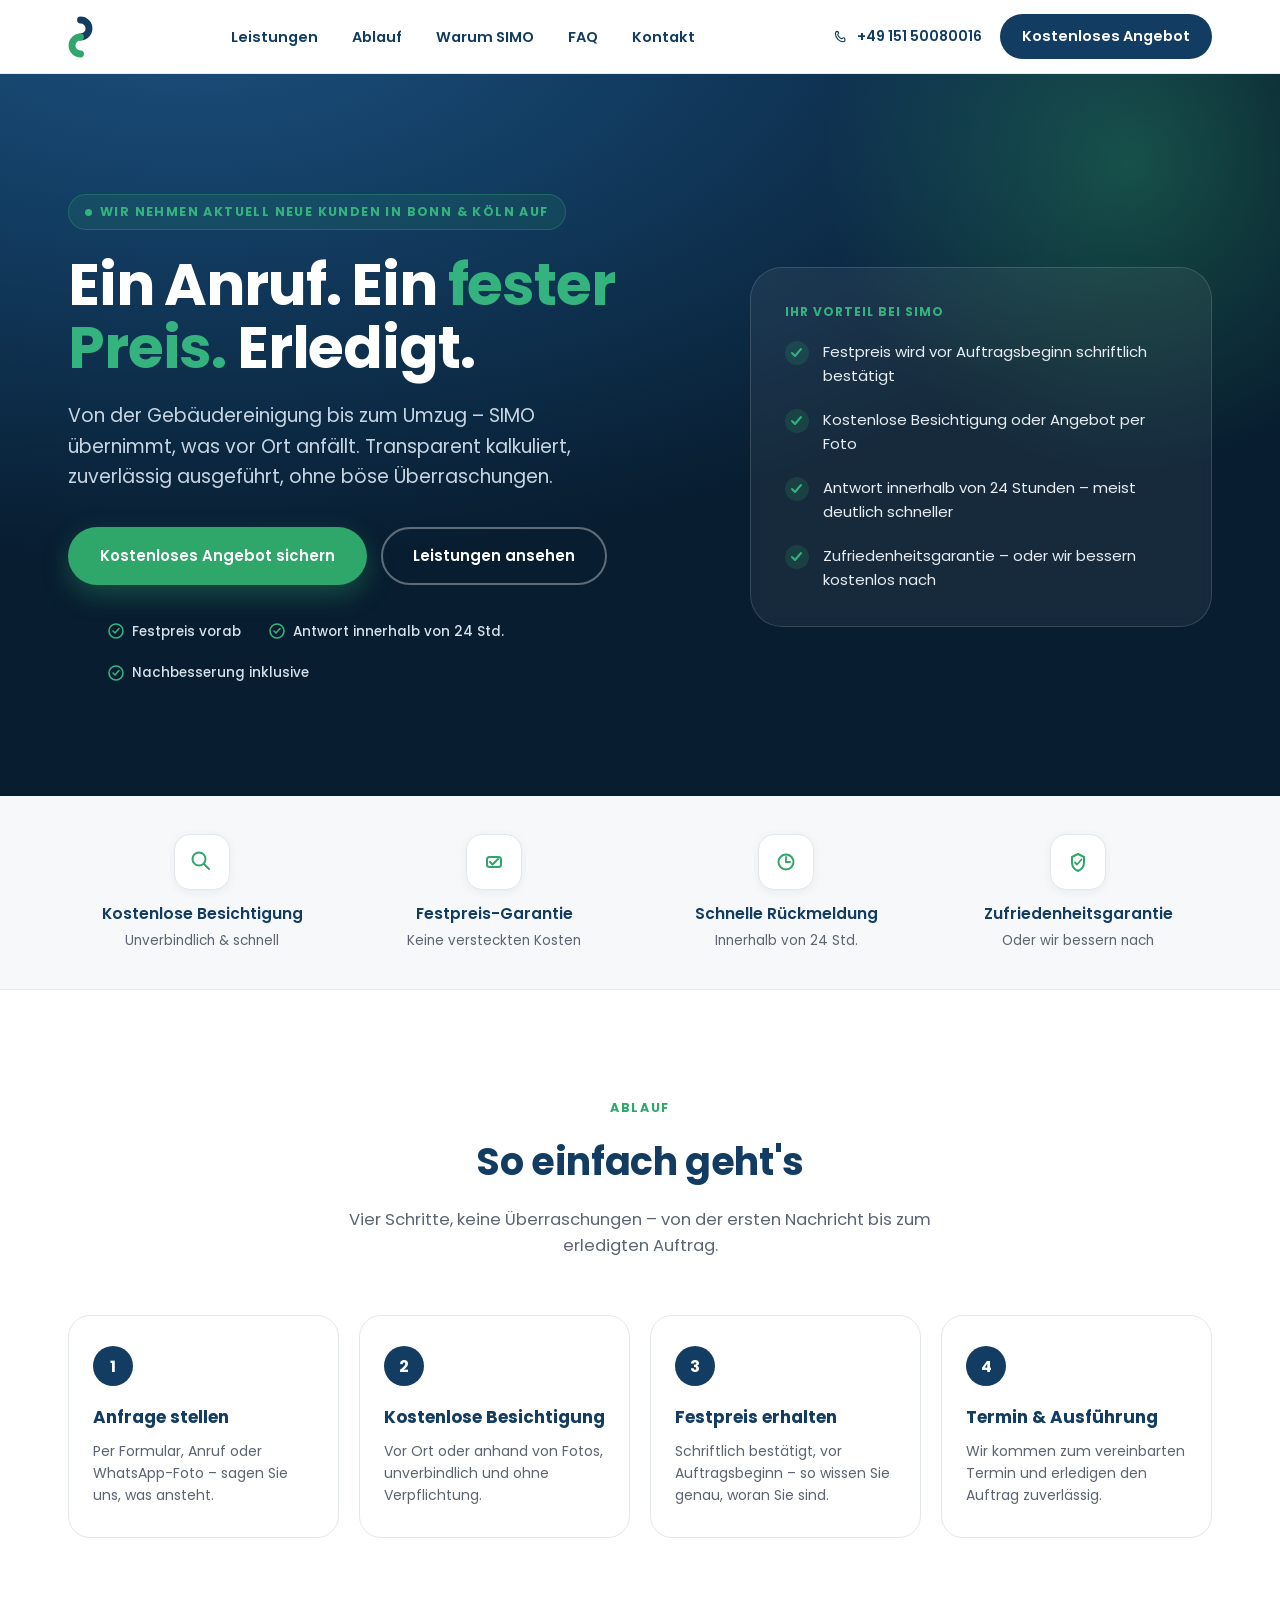
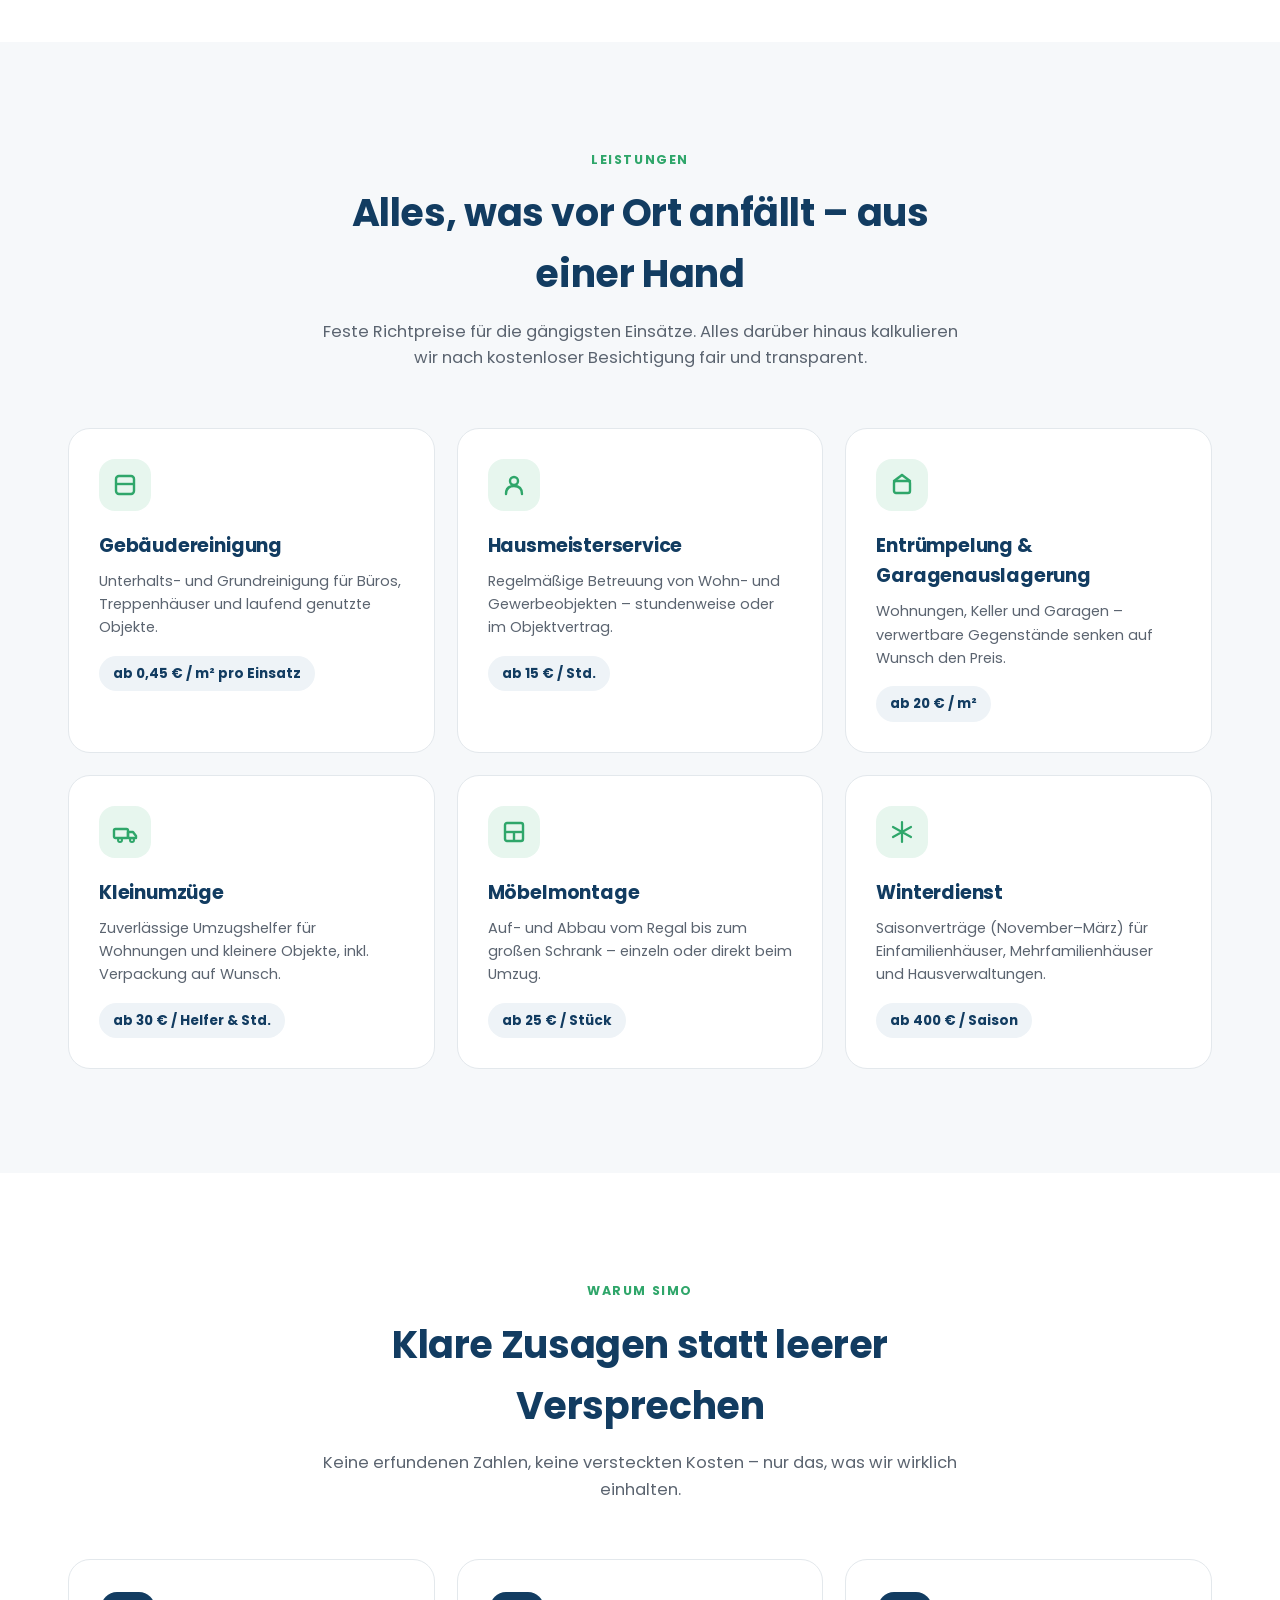
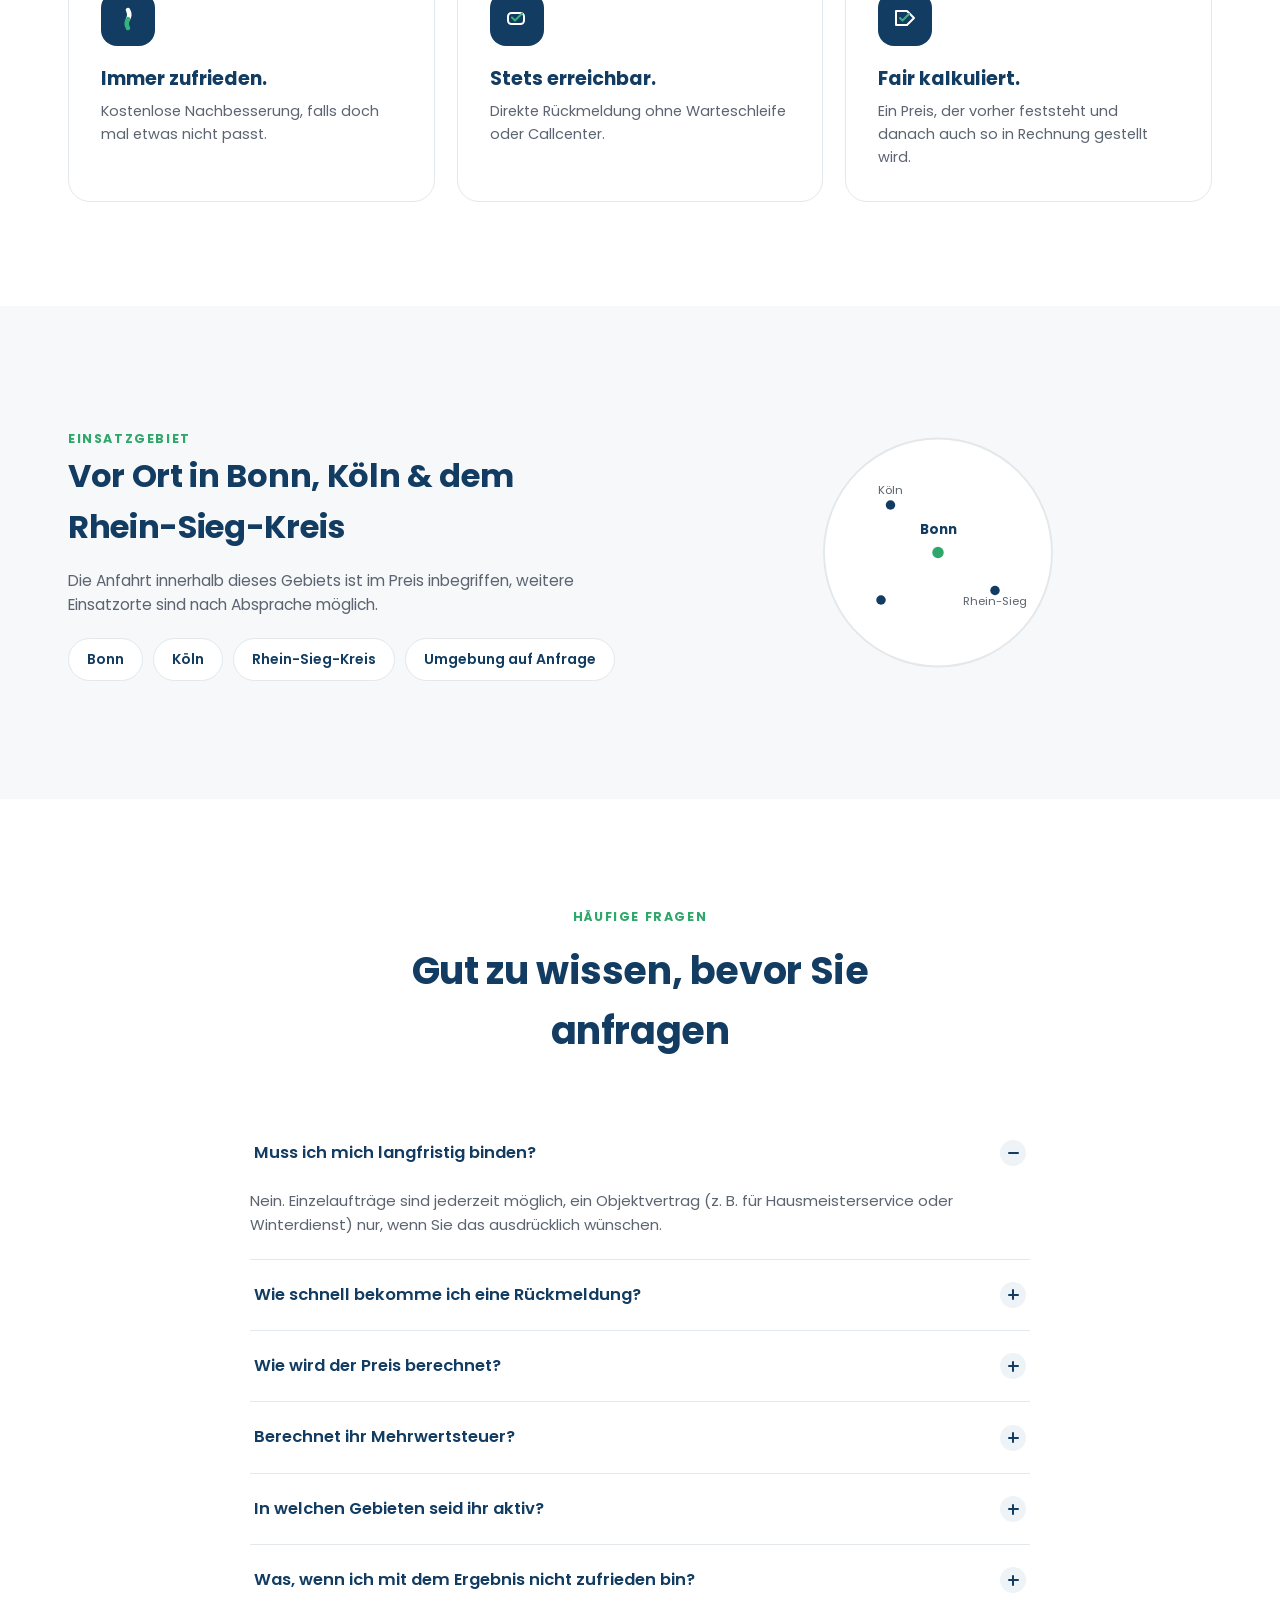
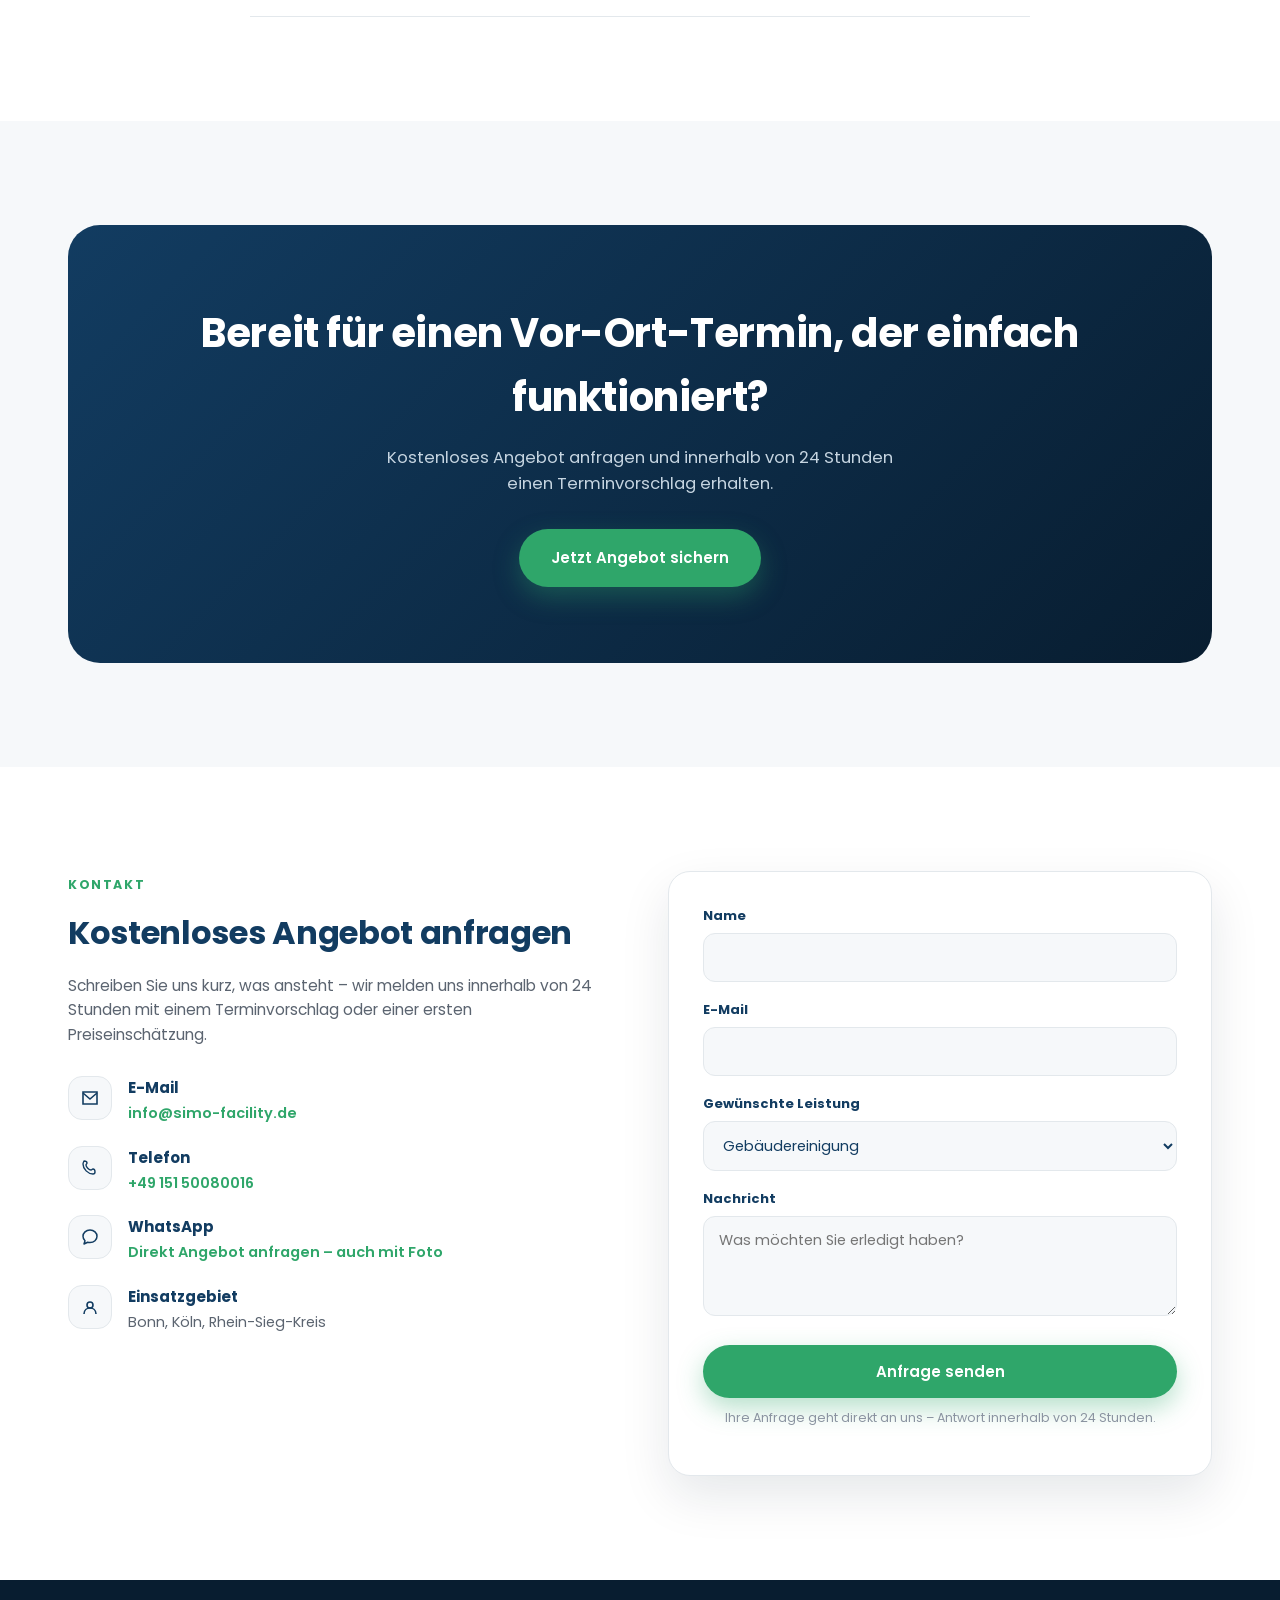
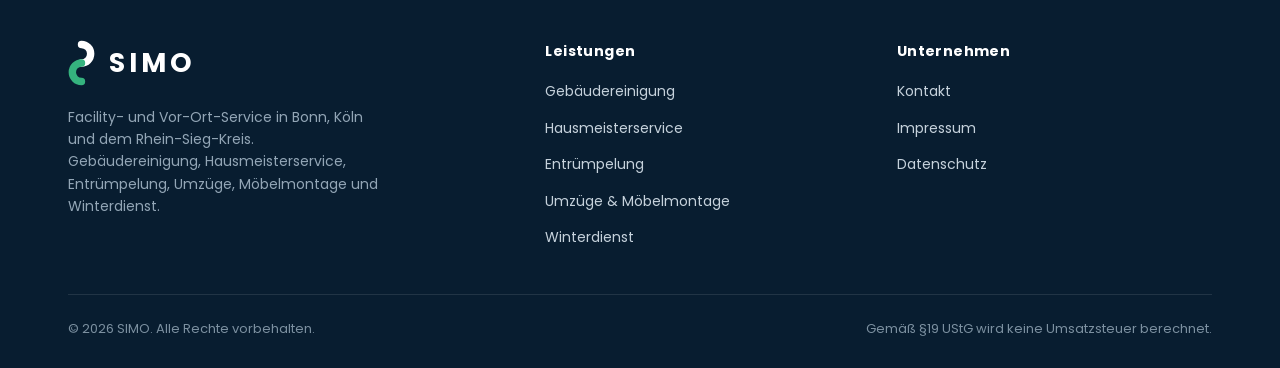
<file: index.html>
<!DOCTYPE html>
<html lang="de">
<head>
<meta charset="UTF-8">
<meta name="viewport" content="width=device-width, initial-scale=1.0">
<title>SIMO – Facility- &amp; Vor-Ort-Service in Bonn, Köln &amp; Rhein-Sieg</title>
<meta name="description" content="SIMO übernimmt Gebäudereinigung, Hausmeisterservice, Entrümpelung, Umzüge, Möbelmontage und Winterdienst in Bonn, Köln und dem Rhein-Sieg-Kreis. Festpreis-Garantie, kostenlose Besichtigung, schnelle Terminvergabe.">
<link rel="icon" type="image/svg+xml" href="assets/icon.svg">
<link rel="preload" href="assets/fonts/poppins-latin-600-normal.woff2" as="font" type="font/woff2" crossorigin>
<link rel="preload" href="assets/fonts/poppins-latin-700-normal.woff2" as="font" type="font/woff2" crossorigin>
<link rel="stylesheet" href="styles.css">
</head>
<body>

<header id="site-header">
  <nav class="nav">
    <a href="#top" class="logo"><img src="assets/logo_mark.svg" alt="SIMO"></a>
    <ul class="nav-links">
      <li><a href="#leistungen">Leistungen</a></li>
      <li><a href="#ablauf">Ablauf</a></li>
      <li><a href="#warum-simo">Warum SIMO</a></li>
      <li><a href="#faq">FAQ</a></li>
      <li><a href="#kontakt">Kontakt</a></li>
    </ul>
    <div class="nav-right">
      <a class="nav-phone" href="tel:+4915150080016">
        <svg width="16" height="16" viewBox="0 0 20 20"><path d="M4,3 c2,0 3,1 3,2 c0,1 -1,1 -1,2 c0,2 3,5 5,5 c1,0 1,-1 2,-1 c1,0 2,1 2,3 c0,1 -1,2 -2,2 c-5,0 -10,-5 -10,-10 c0,-1 1,-3 1,-3 z" fill="none" stroke="#123C61" stroke-width="1.4" stroke-linejoin="round"/></svg>
        +49 151 50080016
      </a>
      <a href="#kontakt" class="nav-cta">Kostenloses Angebot</a>
      <button class="nav-toggle" id="navToggle" aria-label="Menü öffnen"><span></span><span></span><span></span></button>
    </div>
  </nav>
</header>

<div class="mobile-panel" id="mobilePanel">
  <ul>
    <li><a href="#leistungen">Leistungen</a></li>
    <li><a href="#ablauf">Ablauf</a></li>
    <li><a href="#warum-simo">Warum SIMO</a></li>
    <li><a href="#faq">FAQ</a></li>
    <li><a href="#kontakt">Kontakt</a></li>
  </ul>
  <a href="#kontakt" class="btn btn-primary">Kostenloses Angebot anfragen</a>
</div>

<section class="hero" id="top">
  <div class="container">
    <div>
      <span class="eyebrow"><span class="pulse"></span> Wir nehmen aktuell neue Kunden in Bonn &amp; Köln auf</span>
      <h1>Ein Anruf. Ein <span>fester Preis.</span> Erledigt.</h1>
      <p class="lead">Von der Gebäudereinigung bis zum Umzug – SIMO übernimmt, was vor Ort anfällt. Transparent kalkuliert, zuverlässig ausgeführt, ohne böse Überraschungen.</p>
      <div class="hero-ctas">
        <a href="#kontakt" class="btn btn-primary">Kostenloses Angebot sichern</a>
        <a href="#leistungen" class="btn btn-outline">Leistungen ansehen</a>
      </div>
      <ul class="hero-microtrust">
        <li><svg width="16" height="16" viewBox="0 0 16 16"><circle cx="8" cy="8" r="7" fill="none" stroke="#35B37E" stroke-width="1.6"/><path d="M5,8 L7,10 L11,5.5" fill="none" stroke="#35B37E" stroke-width="1.6" stroke-linecap="round" stroke-linejoin="round"/></svg> Festpreis vorab</li>
        <li><svg width="16" height="16" viewBox="0 0 16 16"><circle cx="8" cy="8" r="7" fill="none" stroke="#35B37E" stroke-width="1.6"/><path d="M5,8 L7,10 L11,5.5" fill="none" stroke="#35B37E" stroke-width="1.6" stroke-linecap="round" stroke-linejoin="round"/></svg> Antwort innerhalb von 24 Std.</li>
        <li><svg width="16" height="16" viewBox="0 0 16 16"><circle cx="8" cy="8" r="7" fill="none" stroke="#35B37E" stroke-width="1.6"/><path d="M5,8 L7,10 L11,5.5" fill="none" stroke="#35B37E" stroke-width="1.6" stroke-linecap="round" stroke-linejoin="round"/></svg> Nachbesserung inklusive</li>
      </ul>
    </div>
    <div class="hero-visual">
      <div class="card-label">Ihr Vorteil bei SIMO</div>
      <ul>
        <li><span class="check"><svg width="13" height="13" viewBox="0 0 13 13"><path d="M2,7 L5,10 L11,3" fill="none" stroke="#35B37E" stroke-width="2" stroke-linecap="round" stroke-linejoin="round"/></svg></span> Festpreis wird vor Auftragsbeginn schriftlich bestätigt</li>
        <li><span class="check"><svg width="13" height="13" viewBox="0 0 13 13"><path d="M2,7 L5,10 L11,3" fill="none" stroke="#35B37E" stroke-width="2" stroke-linecap="round" stroke-linejoin="round"/></svg></span> Kostenlose Besichtigung oder Angebot per Foto</li>
        <li><span class="check"><svg width="13" height="13" viewBox="0 0 13 13"><path d="M2,7 L5,10 L11,3" fill="none" stroke="#35B37E" stroke-width="2" stroke-linecap="round" stroke-linejoin="round"/></svg></span> Antwort innerhalb von 24 Stunden – meist deutlich schneller</li>
        <li><span class="check"><svg width="13" height="13" viewBox="0 0 13 13"><path d="M2,7 L5,10 L11,3" fill="none" stroke="#35B37E" stroke-width="2" stroke-linecap="round" stroke-linejoin="round"/></svg></span> Zufriedenheitsgarantie – oder wir bessern kostenlos nach</li>
      </ul>
    </div>
  </div>
</section>

<div class="trustbar">
  <div class="container reveal-stagger">
    <div class="trust-item">
      <div class="icon-wrap"><svg width="26" height="26" viewBox="0 0 26 26"><circle cx="10" cy="10" r="6.5" fill="none" stroke="#2FA66A" stroke-width="2"/><line x1="15" y1="15" x2="20" y2="20" stroke="#2FA66A" stroke-width="2" stroke-linecap="round"/></svg></div>
      <h4>Kostenlose Besichtigung</h4>
      <p>Unverbindlich &amp; schnell</p>
    </div>
    <div class="trust-item">
      <div class="icon-wrap"><svg width="26" height="26" viewBox="0 0 26 26"><rect x="6" y="8" width="14" height="10" rx="2.5" fill="none" stroke="#2FA66A" stroke-width="2"/><path d="M9,13 L11.5,15.5 L17,10" fill="none" stroke="#2FA66A" stroke-width="2" stroke-linecap="round" stroke-linejoin="round"/></svg></div>
      <h4>Festpreis-Garantie</h4>
      <p>Keine versteckten Kosten</p>
    </div>
    <div class="trust-item">
      <div class="icon-wrap"><svg width="26" height="26" viewBox="0 0 26 26"><circle cx="13" cy="13" r="7.5" fill="none" stroke="#2FA66A" stroke-width="2"/><line x1="13" y1="13" x2="13" y2="8" stroke="#2FA66A" stroke-width="1.8" stroke-linecap="round"/><line x1="13" y1="13" x2="17" y2="13" stroke="#2FA66A" stroke-width="1.8" stroke-linecap="round"/></svg></div>
      <h4>Schnelle Rückmeldung</h4>
      <p>Innerhalb von 24 Std.</p>
    </div>
    <div class="trust-item">
      <div class="icon-wrap"><svg width="26" height="26" viewBox="0 0 26 26"><path d="M13,5 L19,8 L19,13.5 C19,17.5 16.5,20.5 13,22 C9.5,20.5 7,17.5 7,13.5 L7,8 Z" fill="none" stroke="#2FA66A" stroke-width="2" stroke-linejoin="round"/><path d="M10,13.5 L12,15.5 L16.5,10.5" fill="none" stroke="#2FA66A" stroke-width="1.8" stroke-linecap="round" stroke-linejoin="round"/></svg></div>
      <h4>Zufriedenheitsgarantie</h4>
      <p>Oder wir bessern nach</p>
    </div>
  </div>
</div>

<section id="ablauf">
  <div class="container">
    <div class="section-head reveal">
      <span class="kicker">Ablauf</span>
      <h2>So einfach geht's</h2>
      <p>Vier Schritte, keine Überraschungen – von der ersten Nachricht bis zum erledigten Auftrag.</p>
    </div>
    <div class="process-grid reveal-stagger">
      <div class="process-card">
        <div class="num">1</div>
        <h3>Anfrage stellen</h3>
        <p>Per Formular, Anruf oder WhatsApp-Foto – sagen Sie uns, was ansteht.</p>
      </div>
      <div class="process-card">
        <div class="num">2</div>
        <h3>Kostenlose Besichtigung</h3>
        <p>Vor Ort oder anhand von Fotos, unverbindlich und ohne Verpflichtung.</p>
      </div>
      <div class="process-card">
        <div class="num">3</div>
        <h3>Festpreis erhalten</h3>
        <p>Schriftlich bestätigt, vor Auftragsbeginn – so wissen Sie genau, woran Sie sind.</p>
      </div>
      <div class="process-card">
        <div class="num">4</div>
        <h3>Termin &amp; Ausführung</h3>
        <p>Wir kommen zum vereinbarten Termin und erledigen den Auftrag zuverlässig.</p>
      </div>
    </div>
  </div>
</section>

<section id="leistungen" class="section-alt">
  <div class="container">
    <div class="section-head reveal">
      <span class="kicker">Leistungen</span>
      <h2>Alles, was vor Ort anfällt – aus einer Hand</h2>
      <p>Feste Richtpreise für die gängigsten Einsätze. Alles darüber hinaus kalkulieren wir nach kostenloser Besichtigung fair und transparent.</p>
    </div>
    <div class="services-grid reveal-stagger">

      <div class="service-card">
        <div class="icon"><svg width="26" height="26" viewBox="0 0 26 26"><rect x="4" y="4" width="18" height="18" rx="3" fill="none" stroke="#2FA66A" stroke-width="2.4"/><line x1="4" y1="12" x2="22" y2="12" stroke="#2FA66A" stroke-width="2.4"/></svg></div>
        <h3>Gebäudereinigung</h3>
        <p>Unterhalts- und Grundreinigung für Büros, Treppenhäuser und laufend genutzte Objekte.</p>
        <div class="price">ab 0,45 € / m² pro Einsatz</div>
      </div>

      <div class="service-card">
        <div class="icon"><svg width="26" height="26" viewBox="0 0 26 26"><circle cx="13" cy="9" r="4" fill="none" stroke="#2FA66A" stroke-width="2.4"/><path d="M5,22 C5,16 9,14 13,14 C17,14 21,16 21,22" fill="none" stroke="#2FA66A" stroke-width="2.4" stroke-linecap="round"/></svg></div>
        <h3>Hausmeisterservice</h3>
        <p>Regelmäßige Betreuung von Wohn- und Gewerbeobjekten – stundenweise oder im Objektvertrag.</p>
        <div class="price">ab 15 € / Std.</div>
      </div>

      <div class="service-card">
        <div class="icon"><svg width="26" height="26" viewBox="0 0 26 26"><rect x="5" y="9" width="16" height="12" rx="2" fill="none" stroke="#2FA66A" stroke-width="2.4"/><line x1="5" y1="9" x2="13" y2="3" stroke="#2FA66A" stroke-width="2.4" stroke-linecap="round"/><line x1="21" y1="9" x2="13" y2="3" stroke="#2FA66A" stroke-width="2.4" stroke-linecap="round"/></svg></div>
        <h3>Entrümpelung &amp; Garagenauslagerung</h3>
        <p>Wohnungen, Keller und Garagen – verwertbare Gegenstände senken auf Wunsch den Preis.</p>
        <div class="price">ab 20 € / m²</div>
      </div>

      <div class="service-card">
        <div class="icon"><svg width="26" height="26" viewBox="0 0 26 26"><rect x="2" y="10" width="14" height="9" rx="1.5" fill="none" stroke="#2FA66A" stroke-width="2.4"/><path d="M16,13 h5 l3,4 v2 h-8 z" fill="none" stroke="#2FA66A" stroke-width="2.4" stroke-linejoin="round"/><circle cx="8" cy="21" r="2" fill="none" stroke="#2FA66A" stroke-width="2"/><circle cx="20" cy="21" r="2" fill="none" stroke="#2FA66A" stroke-width="2"/></svg></div>
        <h3>Kleinumzüge</h3>
        <p>Zuverlässige Umzugshelfer für Wohnungen und kleinere Objekte, inkl. Verpackung auf Wunsch.</p>
        <div class="price">ab 30 € / Helfer &amp; Std.</div>
      </div>

      <div class="service-card">
        <div class="icon"><svg width="26" height="26" viewBox="0 0 26 26"><rect x="4" y="4" width="18" height="18" rx="2" fill="none" stroke="#2FA66A" stroke-width="2.4"/><line x1="4" y1="13" x2="22" y2="13" stroke="#2FA66A" stroke-width="2.4"/><line x1="13" y1="13" x2="13" y2="22" stroke="#2FA66A" stroke-width="2.4"/></svg></div>
        <h3>Möbelmontage</h3>
        <p>Auf- und Abbau vom Regal bis zum großen Schrank – einzeln oder direkt beim Umzug.</p>
        <div class="price">ab 25 € / Stück</div>
      </div>

      <div class="service-card">
        <div class="icon"><svg width="26" height="26" viewBox="0 0 26 26"><path d="M13,3 v20 M4,8 l18,10 M22,8 L4,18" stroke="#2FA66A" stroke-width="2.2" stroke-linecap="round"/></svg></div>
        <h3>Winterdienst</h3>
        <p>Saisonverträge (November–März) für Einfamilienhäuser, Mehrfamilienhäuser und Hausverwaltungen.</p>
        <div class="price">ab 400 € / Saison</div>
      </div>

    </div>
  </div>
</section>

<section id="warum-simo">
  <div class="container">
    <div class="section-head reveal">
      <span class="kicker">Warum SIMO</span>
      <h2>Klare Zusagen statt leerer Versprechen</h2>
      <p>Keine erfundenen Zahlen, keine versteckten Kosten – nur das, was wir wirklich einhalten.</p>
    </div>
    <div class="usp-grid reveal-stagger">
      <div class="usp-card">
        <div class="icon-wrap"><svg width="26" height="26" viewBox="0 0 26 26"><path d="M13,4 A9,9 0 0,1 13,13" fill="none" stroke="#FFFFFF" stroke-width="4.5" stroke-linecap="round"/><path d="M13,13 A9,9 0 0,0 13,22" fill="none" stroke="#35B37E" stroke-width="4.5" stroke-linecap="round"/></svg></div>
        <h3>Immer zufrieden.</h3>
        <p>Kostenlose Nachbesserung, falls doch mal etwas nicht passt.</p>
      </div>
      <div class="usp-card">
        <div class="icon-wrap"><svg width="26" height="26" viewBox="0 0 26 26"><rect x="4" y="7" width="16" height="11" rx="3.5" fill="none" stroke="#FFFFFF" stroke-width="2"/><path d="M8,11.5 L11,14.5 L18,7.5" fill="none" stroke="#35B37E" stroke-width="2" stroke-linecap="round" stroke-linejoin="round"/></svg></div>
        <h3>Stets erreichbar.</h3>
        <p>Direkte Rückmeldung ohne Warteschleife oder Callcenter.</p>
      </div>
      <div class="usp-card">
        <div class="icon-wrap"><svg width="26" height="26" viewBox="0 0 26 26"><path d="M4,5 L15,5 L22,12 L15,19 L4,19 Z" fill="none" stroke="#FFFFFF" stroke-width="2" stroke-linejoin="round"/><path d="M8,12 L10.5,14.5 L17,8" fill="none" stroke="#35B37E" stroke-width="2" stroke-linecap="round" stroke-linejoin="round"/></svg></div>
        <h3>Fair kalkuliert.</h3>
        <p>Ein Preis, der vorher feststeht und danach auch so in Rechnung gestellt wird.</p>
      </div>
    </div>
  </div>
</section>

<section class="area section-alt" id="einsatzgebiet">
  <div class="container">
    <div class="reveal">
      <span class="kicker">Einsatzgebiet</span>
      <h2>Vor Ort in Bonn, Köln &amp; dem Rhein-Sieg-Kreis</h2>
      <p>Die Anfahrt innerhalb dieses Gebiets ist im Preis inbegriffen, weitere Einsatzorte sind nach Absprache möglich.</p>
      <div class="area-tags">
        <span>Bonn</span>
        <span>Köln</span>
        <span>Rhein-Sieg-Kreis</span>
        <span>Umgebung auf Anfrage</span>
      </div>
    </div>
    <div class="area-visual reveal">
      <svg viewBox="0 0 400 300" xmlns="http://www.w3.org/2000/svg">
        <circle cx="200" cy="150" r="120" fill="#FFFFFF" stroke="#E3E8EC" stroke-width="2"/>
        <circle cx="200" cy="150" r="6" fill="#2FA66A"/>
        <circle cx="150" cy="100" r="5" fill="#123C61"/>
        <circle cx="260" cy="190" r="5" fill="#123C61"/>
        <circle cx="140" cy="200" r="5" fill="#123C61"/>
        <text x="200" y="130" font-family="Poppins, Arial" font-size="14" font-weight="700" fill="#123C61" text-anchor="middle">Bonn</text>
        <text x="150" y="88" font-family="Poppins, Arial" font-size="12" fill="#5B6470" text-anchor="middle">Köln</text>
        <text x="260" y="205" font-family="Poppins, Arial" font-size="12" fill="#5B6470" text-anchor="middle">Rhein-Sieg</text>
      </svg>
    </div>
  </div>
</section>

<section id="faq">
  <div class="container">
    <div class="section-head reveal">
      <span class="kicker">Häufige Fragen</span>
      <h2>Gut zu wissen, bevor Sie anfragen</h2>
    </div>
    <div class="faq reveal">
      <details class="faq-item" open>
        <summary>Muss ich mich langfristig binden?<span class="plus"></span></summary>
        <p>Nein. Einzelaufträge sind jederzeit möglich, ein Objektvertrag (z. B. für Hausmeisterservice oder Winterdienst) nur, wenn Sie das ausdrücklich wünschen.</p>
      </details>
      <details class="faq-item">
        <summary>Wie schnell bekomme ich eine Rückmeldung?<span class="plus"></span></summary>
        <p>Innerhalb von 24 Stunden – meist deutlich schneller – mit einem Terminvorschlag oder einer ersten Einschätzung.</p>
      </details>
      <details class="faq-item">
        <summary>Wie wird der Preis berechnet?<span class="plus"></span></summary>
        <p>Nach kostenloser Besichtigung oder anhand von Fotos erhalten Sie einen schriftlichen Festpreis – vor Auftragsbeginn, ohne versteckte Zusatzkosten.</p>
      </details>
      <details class="faq-item">
        <summary>Berechnet ihr Mehrwertsteuer?<span class="plus"></span></summary>
        <p>Aktuell nicht: Wir sind Kleinunternehmer nach § 19 UStG, das wirkt sich unmittelbar positiv auf Ihren Preis aus.</p>
      </details>
      <details class="faq-item">
        <summary>In welchen Gebieten seid ihr aktiv?<span class="plus"></span></summary>
        <p>Bonn, Köln und der Rhein-Sieg-Kreis. Weitere Orte sind nach Absprache möglich.</p>
      </details>
      <details class="faq-item">
        <summary>Was, wenn ich mit dem Ergebnis nicht zufrieden bin?<span class="plus"></span></summary>
        <p>Wir bessern kostenlos nach – das ist unsere Zufriedenheitsgarantie.</p>
      </details>
    </div>
  </div>
</section>

<section class="section-alt">
  <div class="container">
    <div class="final-cta reveal">
      <h2>Bereit für einen Vor-Ort-Termin, der einfach funktioniert?</h2>
      <p>Kostenloses Angebot anfragen und innerhalb von 24 Stunden einen Terminvorschlag erhalten.</p>
      <div class="hero-ctas">
        <a href="#kontakt" class="btn btn-primary">Jetzt Angebot sichern</a>
      </div>
    </div>
  </div>
</section>

<section class="contact" id="kontakt">
  <div class="container">
    <div class="contact-info reveal">
      <span class="kicker">Kontakt</span>
      <h2>Kostenloses Angebot anfragen</h2>
      <p>Schreiben Sie uns kurz, was ansteht – wir melden uns innerhalb von 24 Stunden mit einem Terminvorschlag oder einer ersten Preiseinschätzung.</p>

      <div class="contact-detail">
        <div class="icon-wrap"><svg width="20" height="20" viewBox="0 0 20 20"><path d="M3,4 h14 v12 h-14 z" fill="none" stroke="#123C61" stroke-width="1.6"/><path d="M3,5 l7,6 l7,-6" fill="none" stroke="#123C61" stroke-width="1.6"/></svg></div>
        <div><strong>E-Mail</strong><span><a href="mailto:info@simo-facility.de?subject=Anfrage%20%C3%BCber%20simo-facility.de&amp;body=Guten%20Tag%2C%0D%0A%0D%0Aich%20m%C3%B6chte%20ein%20kostenloses%20Angebot%20anfragen.%0D%0A%0D%0AGew%C3%BCnschte%20Leistung%3A%20%0D%0AOrt%2FAdresse%3A%20%0D%0AKurze%20Beschreibung%3A%20%0D%0A%0D%0AViele%20Gr%C3%BC%C3%9Fe">info@simo-facility.de</a></span></div>
      </div>
      <div class="contact-detail">
        <div class="icon-wrap"><svg width="20" height="20" viewBox="0 0 20 20"><path d="M4,3 c2,0 3,1 3,2 c0,1 -1,1 -1,2 c0,2 3,5 5,5 c1,0 1,-1 2,-1 c1,0 2,1 2,3 c0,1 -1,2 -2,2 c-5,0 -10,-5 -10,-10 c0,-1 1,-3 1,-3 z" fill="none" stroke="#123C61" stroke-width="1.4" stroke-linejoin="round"/></svg></div>
        <div><strong>Telefon</strong><span><a href="tel:+4915150080016">+49 151 50080016</a></span></div>
      </div>
      <div class="contact-detail">
        <div class="icon-wrap"><svg width="20" height="20" viewBox="0 0 20 20"><path d="M10,3 c4,0 7,2.8 7,6.3 c0,3.5 -3,6.3 -7,6.3 c-0.8,0 -1.6,-0.1 -2.3,-0.3 L4,17 l1,-3.2 c-1.2,-1.1 -2,-2.7 -2,-4.5 C3,5.8 6,3 10,3 z" fill="none" stroke="#123C61" stroke-width="1.5" stroke-linejoin="round"/></svg></div>
        <div><strong>WhatsApp</strong><span><a href="https://wa.me/4915150080016?text=Hallo%20SIMO%2C%20ich%20interessiere%20mich%20f%C3%BCr%20ein%20kostenloses%20Angebot." target="_blank" rel="noopener">Direkt Angebot anfragen – auch mit Foto</a></span></div>
      </div>
      <div class="contact-detail">
        <div class="icon-wrap"><svg width="20" height="20" viewBox="0 0 20 20"><circle cx="10" cy="8" r="3" fill="none" stroke="#123C61" stroke-width="1.6"/><path d="M4,17 c0,-4 3,-6 6,-6 c3,0 6,2 6,6" fill="none" stroke="#123C61" stroke-width="1.6"/></svg></div>
        <div><strong>Einsatzgebiet</strong><span>Bonn, Köln, Rhein-Sieg-Kreis</span></div>
      </div>
    </div>

    <form class="contact-form reveal" id="contactForm">
      <div style="position:absolute; left:-9999px;" aria-hidden="true">
        <label for="xtrafld">Bitte frei lassen</label>
        <input type="text" id="xtrafld" name="_honey" tabindex="-1" autocomplete="off">
      </div>
      <div>
        <label for="name">Name</label>
        <input type="text" id="name" name="Name" required>
      </div>
      <div>
        <label for="email">E-Mail</label>
        <input type="email" id="email" name="E-Mail" required>
      </div>
      <div>
        <label for="leistung">Gewünschte Leistung</label>
        <select id="leistung" name="Leistung">
          <option>Gebäudereinigung</option>
          <option>Hausmeisterservice</option>
          <option>Entrümpelung / Garagenauslagerung</option>
          <option>Umzug</option>
          <option>Möbelmontage</option>
          <option>Winterdienst</option>
          <option>Sonstiges</option>
        </select>
      </div>
      <div>
        <label for="nachricht">Nachricht</label>
        <textarea id="nachricht" name="Nachricht" placeholder="Was möchten Sie erledigt haben?"></textarea>
      </div>
      <button type="submit" class="btn btn-primary">Anfrage senden</button>
      <p class="form-hint">Ihre Anfrage geht direkt an uns – Antwort innerhalb von 24 Stunden.</p>
    </form>
  </div>
</section>

<footer>
  <div class="container">
    <div class="footer-grid">
      <div>
        <div class="footer-brand">
          <img src="assets/logo_mark_white.svg" alt="" class="footer-logo">
          <span class="footer-wordmark">SIMO</span>
        </div>
        <p>Facility- und Vor-Ort-Service in Bonn, Köln und dem Rhein-Sieg-Kreis. Gebäudereinigung, Hausmeisterservice, Entrümpelung, Umzüge, Möbelmontage und Winterdienst.</p>
      </div>
      <div>
        <h5>Leistungen</h5>
        <ul>
          <li><a href="#leistungen">Gebäudereinigung</a></li>
          <li><a href="#leistungen">Hausmeisterservice</a></li>
          <li><a href="#leistungen">Entrümpelung</a></li>
          <li><a href="#leistungen">Umzüge &amp; Möbelmontage</a></li>
          <li><a href="#leistungen">Winterdienst</a></li>
        </ul>
      </div>
      <div>
        <h5>Unternehmen</h5>
        <ul>
          <li><a href="#kontakt">Kontakt</a></li>
          <li><a href="impressum.html">Impressum</a></li>
          <li><a href="datenschutz.html">Datenschutz</a></li>
        </ul>
      </div>
    </div>
    <div class="footer-bottom">
      <span>&copy; 2026 SIMO. Alle Rechte vorbehalten.</span>
      <span>Gemäß §19 UStG wird keine Umsatzsteuer berechnet.</span>
    </div>
  </div>
</footer>

<div class="mobile-cta-bar">
  <a href="tel:+4915150080016" class="btn btn-dark">Jetzt anrufen</a>
  <a href="https://wa.me/4915150080016?text=Hallo%20SIMO%2C%20ich%20interessiere%20mich%20f%C3%BCr%20ein%20kostenloses%20Angebot." target="_blank" rel="noopener" class="btn btn-primary">WhatsApp</a>
</div>

<script src="script.js"></script>
</body>
</html>
</file>
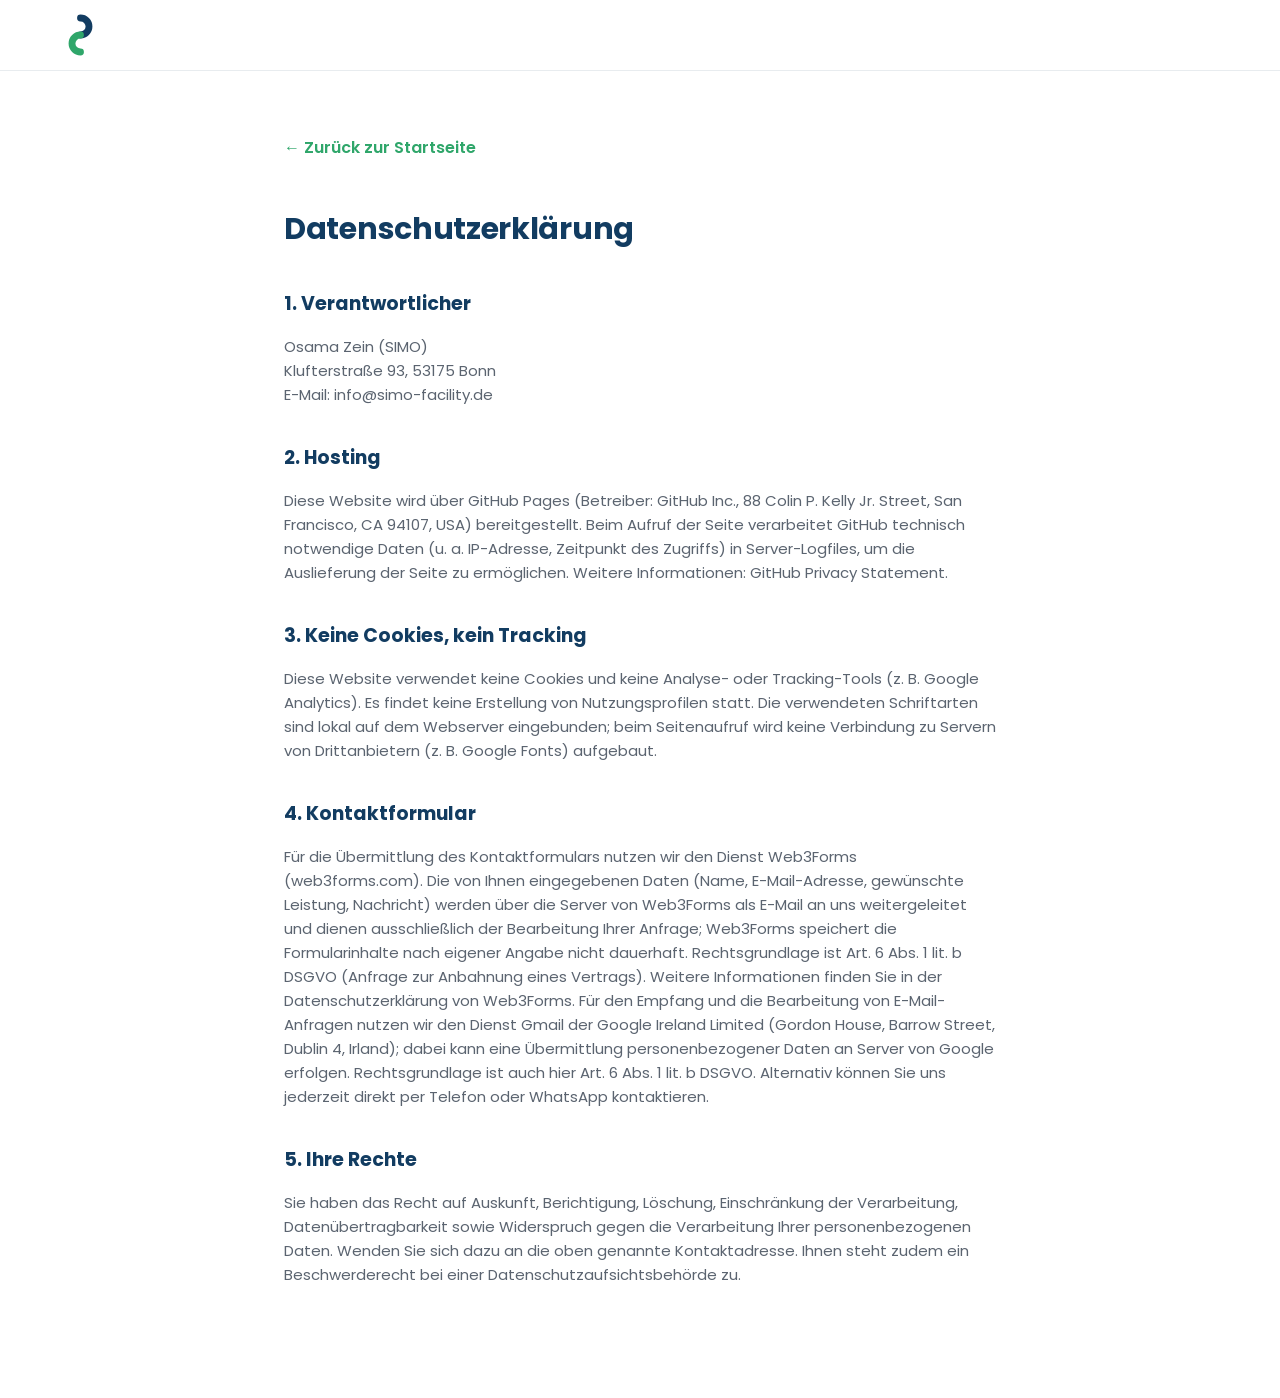
<file: datenschutz.html>
<!DOCTYPE html>
<html lang="de">
<head>
<meta charset="UTF-8">
<meta name="viewport" content="width=device-width, initial-scale=1.0">
<title>Datenschutzerklärung – SIMO</title>
<link rel="icon" type="image/svg+xml" href="assets/icon.svg">
<link rel="stylesheet" href="styles.css">
<style>
  .legal { max-width: 760px; margin: 0 auto; padding: 64px 24px 96px; }
  .legal h1 { font-size: 30px; margin-bottom: 24px; }
  .legal h2 { font-size: 19px; margin-top: 36px; }
  .legal p, .legal li { color: var(--gray); font-size: 15px; }
  .legal .placeholder { background: #FFF6E5; border: 1px dashed #E0B94D; padding: 2px 6px; border-radius: 4px; color: #8A6D1E; font-weight: 600; }
  .back { display:inline-block; margin-bottom: 24px; font-weight: 600; color: var(--green); }
</style>
</head>
<body>
<header>
  <nav class="nav">
    <a href="index.html" class="logo"><img src="assets/logo_mark.svg" alt="SIMO"></a>
  </nav>
</header>

<div class="legal">
  <a class="back" href="index.html">&larr; Zurück zur Startseite</a>
  <h1>Datenschutzerklärung</h1>

  <h2>1. Verantwortlicher</h2>
  <p>
    Osama Zein (SIMO)<br>
    Klufterstraße 93, 53175 Bonn<br>
    E-Mail: info@simo-facility.de
  </p>

  <h2>2. Hosting</h2>
  <p>Diese Website wird über GitHub Pages (Betreiber: GitHub Inc., 88 Colin P. Kelly Jr. Street, San Francisco, CA 94107, USA) bereitgestellt. Beim Aufruf der Seite verarbeitet GitHub technisch notwendige Daten (u. a. IP-Adresse, Zeitpunkt des Zugriffs) in Server-Logfiles, um die Auslieferung der Seite zu ermöglichen. Weitere Informationen: <a href="https://docs.github.com/site-policy/privacy-policies/github-general-privacy-statement" target="_blank" rel="noopener">GitHub Privacy Statement</a>.</p>

  <h2>3. Keine Cookies, kein Tracking</h2>
  <p>Diese Website verwendet keine Cookies und keine Analyse- oder Tracking-Tools (z. B. Google Analytics). Es findet keine Erstellung von Nutzungsprofilen statt. Die verwendeten Schriftarten sind lokal auf dem Webserver eingebunden; beim Seitenaufruf wird keine Verbindung zu Servern von Drittanbietern (z. B. Google Fonts) aufgebaut.</p>

  <h2>4. Kontaktformular</h2>
  <p>Für die Übermittlung des Kontaktformulars nutzen wir den Dienst Web3Forms (web3forms.com). Die von Ihnen eingegebenen Daten (Name, E-Mail-Adresse, gewünschte Leistung, Nachricht) werden über die Server von Web3Forms als E-Mail an uns weitergeleitet und dienen ausschließlich der Bearbeitung Ihrer Anfrage; Web3Forms speichert die Formularinhalte nach eigener Angabe nicht dauerhaft. Rechtsgrundlage ist Art. 6 Abs. 1 lit. b DSGVO (Anfrage zur Anbahnung eines Vertrags). Weitere Informationen finden Sie in der <a href="https://web3forms.com/privacy" target="_blank" rel="noopener">Datenschutzerklärung von Web3Forms</a>. Für den Empfang und die Bearbeitung von E-Mail-Anfragen nutzen wir den Dienst Gmail der Google Ireland Limited (Gordon House, Barrow Street, Dublin 4, Irland); dabei kann eine Übermittlung personenbezogener Daten an Server von Google erfolgen. Rechtsgrundlage ist auch hier Art. 6 Abs. 1 lit. b DSGVO. Alternativ können Sie uns jederzeit direkt per Telefon oder WhatsApp kontaktieren.</p>

  <h2>5. Ihre Rechte</h2>
  <p>Sie haben das Recht auf Auskunft, Berichtigung, Löschung, Einschränkung der Verarbeitung, Datenübertragbarkeit sowie Widerspruch gegen die Verarbeitung Ihrer personenbezogenen Daten. Wenden Sie sich dazu an die oben genannte Kontaktadresse. Ihnen steht zudem ein Beschwerderecht bei einer Datenschutzaufsichtsbehörde zu.</p>
</div>
</body>
</html>
</file>
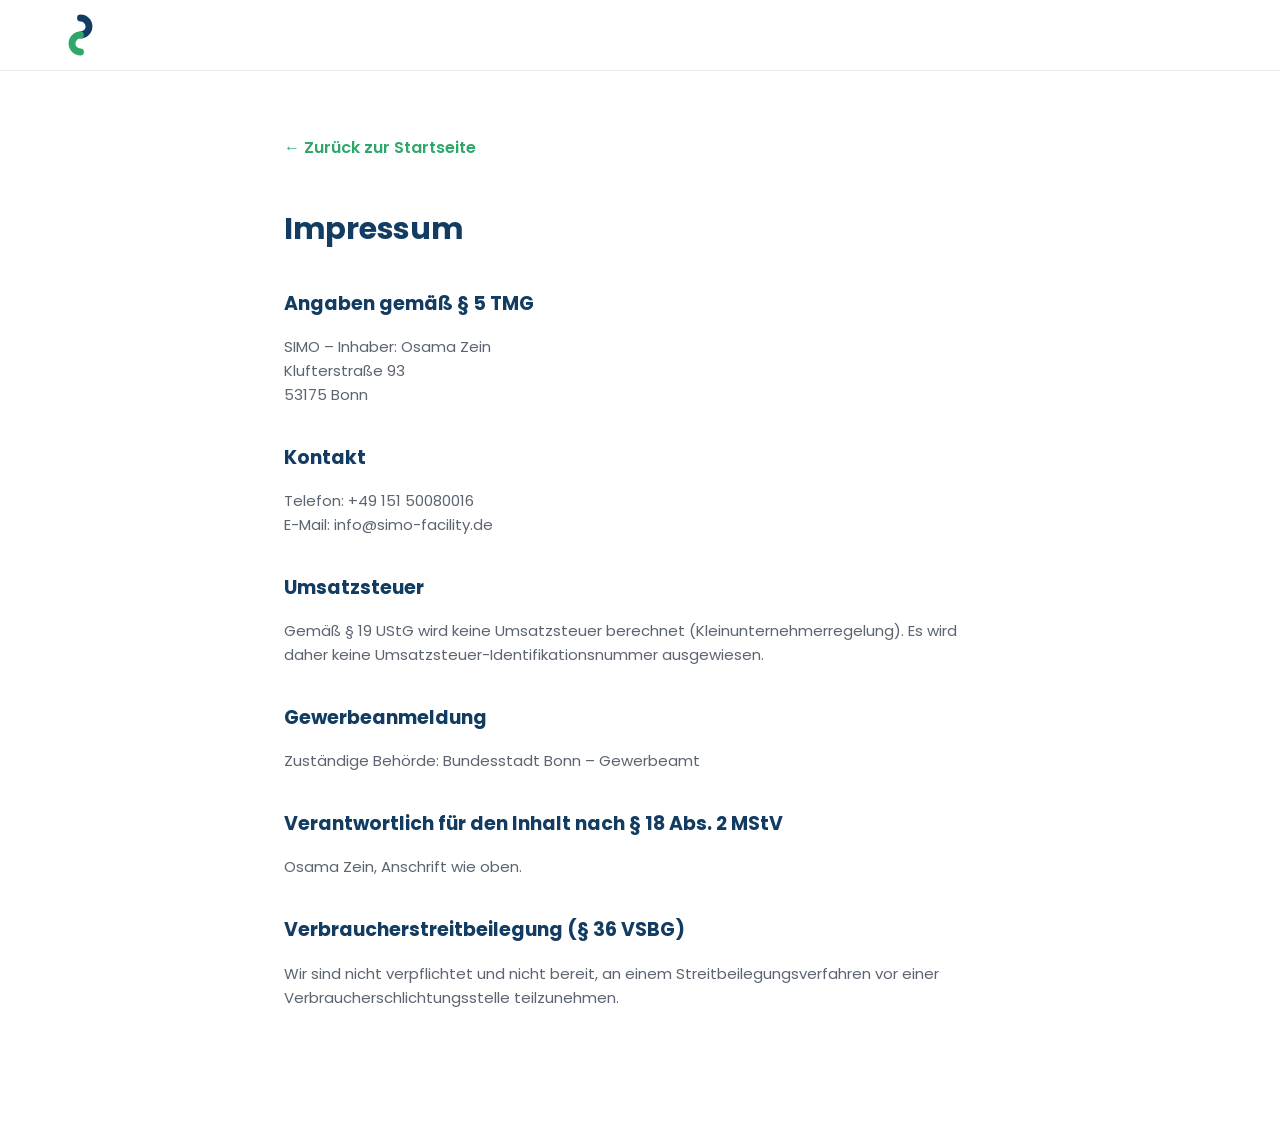
<file: impressum.html>
<!DOCTYPE html>
<html lang="de">
<head>
<meta charset="UTF-8">
<meta name="viewport" content="width=device-width, initial-scale=1.0">
<title>Impressum – SIMO</title>
<link rel="icon" type="image/svg+xml" href="assets/icon.svg">
<link rel="stylesheet" href="styles.css">
<style>
  .legal { max-width: 760px; margin: 0 auto; padding: 64px 24px 96px; }
  .legal h1 { font-size: 30px; margin-bottom: 24px; }
  .legal h2 { font-size: 19px; margin-top: 36px; }
  .legal p, .legal li { color: var(--gray); font-size: 15px; }
  .legal .placeholder { background: #FFF6E5; border: 1px dashed #E0B94D; padding: 2px 6px; border-radius: 4px; color: #8A6D1E; font-weight: 600; }
  .back { display:inline-block; margin-bottom: 24px; font-weight: 600; color: var(--green); }
</style>
</head>
<body>
<header>
  <nav class="nav">
    <a href="index.html" class="logo"><img src="assets/logo_mark.svg" alt="SIMO"></a>
  </nav>
</header>

<div class="legal">
  <a class="back" href="index.html">&larr; Zurück zur Startseite</a>
  <h1>Impressum</h1>

  <h2>Angaben gemäß § 5 TMG</h2>
  <p>
    SIMO – Inhaber: Osama Zein<br>
    Klufterstraße 93<br>
    53175 Bonn
  </p>

  <h2>Kontakt</h2>
  <p>
    Telefon: +49 151 50080016<br>
    E-Mail: info@simo-facility.de
  </p>

  <h2>Umsatzsteuer</h2>
  <p>Gemäß § 19 UStG wird keine Umsatzsteuer berechnet (Kleinunternehmerregelung). Es wird daher keine Umsatzsteuer-Identifikationsnummer ausgewiesen.</p>

  <h2>Gewerbeanmeldung</h2>
  <p>Zuständige Behörde: Bundesstadt Bonn – Gewerbeamt</p>

  <h2>Verantwortlich für den Inhalt nach § 18 Abs. 2 MStV</h2>
  <p>Osama Zein, Anschrift wie oben.</p>

  <h2>Verbraucherstreitbeilegung (§ 36 VSBG)</h2>
  <p>Wir sind nicht verpflichtet und nicht bereit, an einem Streitbeilegungsverfahren vor einer Verbraucherschlichtungsstelle teilzunehmen.</p>
</div>
</body>
</html>
</file>
<file: styles.css>
/* Poppins – selbst gehostet (DSGVO: keine Verbindung zu Google-Servern) */
@font-face {
  font-family: "Poppins"; font-style: normal; font-weight: 400; font-display: swap;
  src: url("assets/fonts/poppins-latin-400-normal.woff2") format("woff2");
  unicode-range: U+0000-00FF, U+0131, U+0152-0153, U+02BB-02BC, U+02C6, U+02DA, U+02DC, U+2000-206F, U+20AC, U+2122, U+2212;
}
@font-face {
  font-family: "Poppins"; font-style: normal; font-weight: 500; font-display: swap;
  src: url("assets/fonts/poppins-latin-500-normal.woff2") format("woff2");
  unicode-range: U+0000-00FF, U+0131, U+0152-0153, U+02BB-02BC, U+02C6, U+02DA, U+02DC, U+2000-206F, U+20AC, U+2122, U+2212;
}
@font-face {
  font-family: "Poppins"; font-style: normal; font-weight: 600; font-display: swap;
  src: url("assets/fonts/poppins-latin-600-normal.woff2") format("woff2");
  unicode-range: U+0000-00FF, U+0131, U+0152-0153, U+02BB-02BC, U+02C6, U+02DA, U+02DC, U+2000-206F, U+20AC, U+2122, U+2212;
}
@font-face {
  font-family: "Poppins"; font-style: normal; font-weight: 700; font-display: swap;
  src: url("assets/fonts/poppins-latin-700-normal.woff2") format("woff2");
  unicode-range: U+0000-00FF, U+0131, U+0152-0153, U+02BB-02BC, U+02C6, U+02DA, U+02DC, U+2000-206F, U+20AC, U+2122, U+2212;
}
@font-face {
  font-family: "Poppins"; font-style: normal; font-weight: 400; font-display: swap;
  src: url("assets/fonts/poppins-latin-ext-400-normal.woff2") format("woff2");
  unicode-range: U+0100-02BA, U+02BD-02C5, U+02C7-02CC, U+02CE-02D7, U+02DD-02FF, U+0304, U+0308, U+0329, U+1D00-1DBF, U+1E00-1E9F, U+1EF2-1EFF, U+2020, U+20A0-20AB, U+20AD-20C0, U+2113, U+2C60-2C7F, U+A720-A7FF;
}
@font-face {
  font-family: "Poppins"; font-style: normal; font-weight: 500; font-display: swap;
  src: url("assets/fonts/poppins-latin-ext-500-normal.woff2") format("woff2");
  unicode-range: U+0100-02BA, U+02BD-02C5, U+02C7-02CC, U+02CE-02D7, U+02DD-02FF, U+0304, U+0308, U+0329, U+1D00-1DBF, U+1E00-1E9F, U+1EF2-1EFF, U+2020, U+20A0-20AB, U+20AD-20C0, U+2113, U+2C60-2C7F, U+A720-A7FF;
}
@font-face {
  font-family: "Poppins"; font-style: normal; font-weight: 600; font-display: swap;
  src: url("assets/fonts/poppins-latin-ext-600-normal.woff2") format("woff2");
  unicode-range: U+0100-02BA, U+02BD-02C5, U+02C7-02CC, U+02CE-02D7, U+02DD-02FF, U+0304, U+0308, U+0329, U+1D00-1DBF, U+1E00-1E9F, U+1EF2-1EFF, U+2020, U+20A0-20AB, U+20AD-20C0, U+2113, U+2C60-2C7F, U+A720-A7FF;
}
@font-face {
  font-family: "Poppins"; font-style: normal; font-weight: 700; font-display: swap;
  src: url("assets/fonts/poppins-latin-ext-700-normal.woff2") format("woff2");
  unicode-range: U+0100-02BA, U+02BD-02C5, U+02C7-02CC, U+02CE-02D7, U+02DD-02FF, U+0304, U+0308, U+0329, U+1D00-1DBF, U+1E00-1E9F, U+1EF2-1EFF, U+2020, U+20A0-20AB, U+20AD-20C0, U+2113, U+2C60-2C7F, U+A720-A7FF;
}

:root {
  --navy: #123C61;
  --navy-dark: #081D30;
  --navy-soft: #EEF3F7;
  --green: #2FA66A;
  --green-alt: #35B37E;
  --green-tint: #E7F6EE;
  --gray: #5B6470;
  --gray-light: #8A93A0;
  --light: #F6F8FA;
  --border: #E3E8EC;
  --white: #FFFFFF;
  --radius-sm: 14px;
  --radius: 22px;
  --radius-lg: 32px;
  --max-width: 1200px;
  --font: "Poppins", -apple-system, BlinkMacSystemFont, "Segoe UI", Arial, sans-serif;
  --ease: cubic-bezier(.22,.61,.36,1);
  --shadow-sm: 0 2px 10px rgba(8,29,48,0.06);
  --shadow: 0 20px 50px rgba(8,29,48,0.10);
  --shadow-lg: 0 30px 80px rgba(8,29,48,0.16);
}

* { box-sizing: border-box; }
html { scroll-behavior: smooth; }
/* Horizontales Überlaufen hart unterbinden (clip erzeugt keinen Scroll-Container, sticky bleibt intakt) */
html, body { overflow-x: clip; }
@media (prefers-reduced-motion: reduce) {
  html { scroll-behavior: auto; }
  * { animation-duration: 0.01ms !important; transition-duration: 0.01ms !important; }
}

body {
  margin: 0;
  font-family: var(--font);
  color: var(--navy);
  background: var(--white);
  line-height: 1.6;
  -webkit-font-smoothing: antialiased;
  overflow-x: hidden;
}

img, svg { max-width: 100%; display: block; }
a { color: inherit; text-decoration: none; }
button { font-family: var(--font); }

.container {
  max-width: var(--max-width);
  margin: 0 auto;
  padding: 0 28px;
}

/* Reveal on scroll */
.reveal { opacity: 0; transform: translateY(24px); transition: opacity .7s var(--ease), transform .7s var(--ease); }
.reveal.is-visible { opacity: 1; transform: translateY(0); }
.reveal-stagger.is-visible > * { opacity: 1; transform: translateY(0); }
.reveal-stagger > * { opacity: 0; transform: translateY(20px); transition: opacity .6s var(--ease), transform .6s var(--ease); }
.reveal-stagger.is-visible > *:nth-child(1) { transition-delay: .05s; }
.reveal-stagger.is-visible > *:nth-child(2) { transition-delay: .13s; }
.reveal-stagger.is-visible > *:nth-child(3) { transition-delay: .21s; }
.reveal-stagger.is-visible > *:nth-child(4) { transition-delay: .29s; }
.reveal-stagger.is-visible > *:nth-child(5) { transition-delay: .37s; }
.reveal-stagger.is-visible > *:nth-child(6) { transition-delay: .45s; }

/* Header */
header {
  position: sticky;
  top: 0;
  background: rgba(255,255,255,0.78);
  backdrop-filter: saturate(180%) blur(14px);
  -webkit-backdrop-filter: saturate(180%) blur(14px);
  border-bottom: 1px solid rgba(227,232,236,0.8);
  z-index: 200;
  transition: box-shadow .3s var(--ease);
}
header.scrolled { box-shadow: 0 6px 24px rgba(8,29,48,0.06); }
.nav {
  display: flex;
  align-items: center;
  justify-content: space-between;
  padding: 14px 28px;
  max-width: var(--max-width);
  margin: 0 auto;
}
.nav .logo img { height: 42px; }
.nav-links {
  display: flex;
  gap: 34px;
  list-style: none;
  margin: 0;
  padding: 0;
}
.nav-links a {
  font-size: 14.5px;
  font-weight: 600;
  color: var(--navy);
  position: relative;
  padding-bottom: 2px;
}
.nav-links a::after {
  content: ""; position: absolute; left: 0; bottom: -4px; width: 0; height: 2px;
  background: var(--green); transition: width .25s var(--ease);
}
.nav-links a:hover::after { width: 100%; }
.nav-right { display: flex; align-items: center; gap: 18px; }
.nav-phone { display: flex; align-items: center; gap: 8px; font-size: 14px; font-weight: 600; color: var(--navy); }
.nav-cta {
  display: inline-flex;
  align-items: center;
  background: var(--navy);
  color: var(--white) !important;
  font-weight: 600;
  font-size: 14.5px;
  padding: 11px 22px;
  border-radius: 999px;
  white-space: nowrap;
  transition: background .25s var(--ease), transform .2s var(--ease);
}
.nav-cta:hover { background: var(--green); transform: translateY(-1px); }
.nav-toggle {
  display: none;
  flex-direction: column;
  gap: 5px;
  background: none;
  border: none;
  cursor: pointer;
  padding: 6px;
}
.nav-toggle span { width: 24px; height: 2px; background: var(--navy); border-radius: 2px; transition: transform .25s var(--ease), opacity .25s var(--ease); }
.nav-toggle.active span:nth-child(1) { transform: translateY(7px) rotate(45deg); }
.nav-toggle.active span:nth-child(2) { opacity: 0; }
.nav-toggle.active span:nth-child(3) { transform: translateY(-7px) rotate(-45deg); }

.mobile-panel {
  display: none;
  position: fixed; inset: 0; top: 64px;
  background: var(--white);
  z-index: 190;
  padding: 8px 28px 32px;
  overflow-y: auto;
}
.mobile-panel.open { display: block; animation: fadeIn .25s var(--ease); }
.mobile-panel ul { list-style: none; margin: 0; padding: 0; display: grid; gap: 4px; }
.mobile-panel a {
  display: block; padding: 16px 4px; font-size: 18px; font-weight: 600;
  border-bottom: 1px solid var(--border); color: var(--navy);
}
.mobile-panel .btn { margin-top: 24px; width: 100%; text-align: center; }
@keyframes fadeIn { from { opacity: 0; } to { opacity: 1; } }

/* Hero */
.hero {
  position: relative;
  background: radial-gradient(1100px 560px at 15% -10%, #1c507e 0%, var(--navy) 42%, var(--navy-dark) 100%);
  color: var(--white);
  padding: clamp(64px, 10vw, 120px) 0 clamp(56px, 8vw, 96px);
  overflow: hidden;
}
.hero::before {
  content: "";
  position: absolute;
  top: -220px; right: -160px;
  width: 620px; height: 620px;
  background: radial-gradient(circle, rgba(47,166,106,0.35) 0%, rgba(47,166,106,0) 70%);
  pointer-events: none;
}
.hero .container {
  position: relative;
  display: grid;
  grid-template-columns: 1.15fr 0.85fr;
  gap: 56px;
  align-items: center;
}
.eyebrow {
  display: inline-flex;
  align-items: center;
  gap: 8px;
  max-width: 100%;
  font-size: 12.5px;
  font-weight: 700;
  letter-spacing: 1.4px;
  text-transform: uppercase;
  color: var(--green-alt);
  background: rgba(47,166,106,0.14);
  border: 1px solid rgba(47,166,106,0.35);
  padding: 7px 16px;
  border-radius: 999px;
  margin-bottom: 24px;
}
.eyebrow .pulse {
  width: 7px; height: 7px; border-radius: 50%; background: var(--green-alt);
  box-shadow: 0 0 0 0 rgba(53,179,126,0.6);
  animation: pulse 2.2s infinite;
}
@keyframes pulse {
  0% { box-shadow: 0 0 0 0 rgba(53,179,126,0.55); }
  70% { box-shadow: 0 0 0 9px rgba(53,179,126,0); }
  100% { box-shadow: 0 0 0 0 rgba(53,179,126,0); }
}
.hero h1 {
  font-size: clamp(34px, 5vw, 58px);
  line-height: 1.08;
  letter-spacing: -0.02em;
  margin: 0 0 22px;
  font-weight: 700;
}
.hero h1 span { color: var(--green-alt); }
.hero p.lead {
  font-size: clamp(16px, 1.6vw, 19px);
  color: #C6D5E1;
  max-width: 520px;
  margin: 0 0 34px;
}
.hero-ctas { display: flex; gap: 14px; flex-wrap: wrap; margin-bottom: 36px; }
.btn {
  display: inline-flex;
  align-items: center;
  justify-content: center;
  gap: 8px;
  padding: 15px 30px;
  border-radius: 999px;
  font-weight: 600;
  font-size: 15px;
  border: 2px solid transparent;
  cursor: pointer;
  transition: transform .2s var(--ease), box-shadow .2s var(--ease), background .2s var(--ease), border-color .2s var(--ease);
}
.btn-primary { background: var(--green); color: var(--white); box-shadow: 0 10px 26px rgba(47,166,106,0.35); }
.btn-primary:hover { background: var(--green-alt); transform: translateY(-2px); box-shadow: 0 14px 34px rgba(47,166,106,0.45); }
.btn-outline { border-color: rgba(255,255,255,0.35); color: var(--white); }
.btn-outline:hover { border-color: #fff; background: rgba(255,255,255,0.08); transform: translateY(-2px); }
.btn-dark { background: var(--navy); color: var(--white); }
.btn-dark:hover { background: var(--navy-dark); transform: translateY(-2px); }

.hero-microtrust { display: flex; flex-wrap: wrap; gap: 20px 28px; }
.hero-microtrust li { list-style: none; display: flex; align-items: center; gap: 8px; font-size: 13.5px; color: #D7E1EA; font-weight: 500; }
.hero-microtrust svg { flex-shrink: 0; }

.hero-visual {
  position: relative;
  background: rgba(255,255,255,0.06);
  border: 1px solid rgba(255,255,255,0.14);
  border-radius: var(--radius-lg);
  padding: 34px;
  backdrop-filter: blur(6px);
}
.hero-visual .card-label { font-size: 12px; font-weight: 700; letter-spacing: 1px; text-transform: uppercase; color: var(--green-alt); margin-bottom: 18px; }
.hero-visual ul { list-style: none; margin: 0; padding: 0; display: grid; gap: 20px; }
.hero-visual li { display: flex; gap: 14px; align-items: flex-start; font-size: 15px; color: #E7EDF2; }
.hero-visual .check {
  width: 24px; height: 24px; border-radius: 50%; background: rgba(47,166,106,0.18);
  display: flex; align-items: center; justify-content: center; flex-shrink: 0; margin-top: 1px;
}

/* Trust bar */
.trustbar { background: var(--light); border-bottom: 1px solid var(--border); padding: 38px 0; }
.trustbar .container { display: grid; grid-template-columns: repeat(4, 1fr); gap: 24px; }
.trust-item { text-align: center; padding: 0 8px; min-width: 0; }
.trust-item h4, .trust-item p { hyphens: auto; overflow-wrap: break-word; }
.trust-item .icon-wrap {
  width: 56px; height: 56px; margin: 0 auto 12px; border-radius: 16px;
  background: var(--white); border: 1px solid var(--border);
  display: flex; align-items: center; justify-content: center;
  box-shadow: var(--shadow-sm);
}
.trust-item h4 { font-size: 15.5px; margin: 0 0 3px; color: var(--navy); font-weight: 600; }
.trust-item p { font-size: 13.5px; color: var(--gray); margin: 0; }

/* Sections */
section { padding: clamp(56px, 9vw, 104px) 0; }
.section-alt { background: var(--light); }
.section-head { text-align: center; max-width: 640px; margin: 0 auto 56px; }
.kicker {
  color: var(--green);
  font-weight: 700;
  font-size: 12.5px;
  letter-spacing: 1.6px;
  text-transform: uppercase;
}
.section-head h2 { font-size: clamp(26px, 3.4vw, 38px); margin: 12px 0 14px; letter-spacing: -0.01em; }
.section-head p { color: var(--gray); font-size: 16.5px; margin: 0; }

/* Process */
.process-grid {
  display: grid;
  grid-template-columns: repeat(4, 1fr);
  gap: 20px;
  counter-reset: step;
}
.process-card {
  position: relative;
  background: var(--white);
  border: 1px solid var(--border);
  border-radius: var(--radius);
  padding: 30px 24px;
}
.process-card .num {
  width: 40px; height: 40px; border-radius: 50%;
  background: var(--navy); color: var(--white);
  display: flex; align-items: center; justify-content: center;
  font-weight: 700; font-size: 16px; margin-bottom: 18px;
}
.process-card h3 { font-size: 17px; margin: 0 0 8px; }
.process-card p { font-size: 14px; color: var(--gray); margin: 0; }
.process-arrow { display: none; }

/* Services grid */
.services-grid { display: grid; grid-template-columns: repeat(3, 1fr); gap: 22px; }
.service-card {
  border: 1px solid var(--border);
  border-radius: var(--radius);
  padding: 30px;
  background: var(--white);
  transition: box-shadow .3s var(--ease), transform .3s var(--ease), border-color .3s var(--ease);
}
.service-card:hover { box-shadow: var(--shadow); transform: translateY(-4px); border-color: transparent; }
.service-card .icon {
  width: 52px; height: 52px;
  border-radius: 16px;
  background: var(--green-tint);
  display: flex; align-items: center; justify-content: center;
  margin-bottom: 20px;
}
.service-card h3 { font-size: 19px; margin: 0 0 9px; letter-spacing: -0.01em; }
.service-card p { font-size: 14.5px; color: var(--gray); margin: 0 0 16px; }
.service-card .price {
  display: inline-flex; font-size: 13.5px; font-weight: 700; color: var(--navy);
  background: var(--navy-soft); padding: 7px 14px; border-radius: 999px;
}

/* USP cards */
.usp-grid { display: grid; grid-template-columns: repeat(3, 1fr); gap: 22px; }
.usp-card {
  border-radius: var(--radius);
  padding: 32px;
  background: var(--white);
  border: 1px solid var(--border);
  transition: box-shadow .3s var(--ease), transform .3s var(--ease);
}
.usp-card:hover { box-shadow: var(--shadow); transform: translateY(-4px); }
.usp-card .icon-wrap {
  width: 54px; height: 54px; border-radius: 16px;
  background: var(--navy); display: flex; align-items: center; justify-content: center;
  margin-bottom: 18px;
}
.usp-card h3 { font-size: 19px; margin: 0 0 5px; }
.usp-card p { font-size: 14.5px; color: var(--gray); margin: 0; }

/* Area */
.area .container { display: grid; grid-template-columns: 1fr 1fr; gap: 48px; align-items: center; }
.area h2 { font-size: clamp(24px, 3vw, 32px); margin: 0 0 16px; letter-spacing: -0.01em; }
.area p { color: var(--gray); font-size: 15.5px; }
.area-tags { display: flex; gap: 10px; flex-wrap: wrap; margin-top: 20px; }
.area-tags span {
  background: var(--white); border: 1px solid var(--border);
  padding: 9px 18px; border-radius: 999px; font-size: 14px; font-weight: 600;
}
.area-visual { display: flex; justify-content: center; }
.area-visual svg { max-width: 380px; }

/* FAQ */
.faq { max-width: 780px; margin: 0 auto; }
.faq-item {
  border-bottom: 1px solid var(--border);
}
.faq-item summary {
  cursor: pointer;
  list-style: none;
  display: flex;
  align-items: center;
  justify-content: space-between;
  padding: 22px 4px;
  font-weight: 600;
  font-size: 16.5px;
  color: var(--navy);
}
.faq-item summary::-webkit-details-marker { display: none; }
.faq-item .plus {
  width: 26px; height: 26px; border-radius: 50%; background: var(--navy-soft);
  display: flex; align-items: center; justify-content: center; flex-shrink: 0; margin-left: 16px;
  position: relative;
}
.faq-item .plus::before, .faq-item .plus::after {
  content: ""; position: absolute; background: var(--navy); border-radius: 2px;
}
.faq-item .plus::before { width: 11px; height: 2px; }
.faq-item .plus::after { width: 2px; height: 11px; transition: transform .25s var(--ease); }
.faq-item[open] .plus::after { transform: rotate(90deg) scale(0); }
.faq-item p { margin: 0 0 22px; color: var(--gray); font-size: 15px; padding-right: 40px; }

/* Final CTA */
.final-cta {
  background: linear-gradient(135deg, var(--navy) 0%, var(--navy-dark) 100%);
  color: var(--white);
  border-radius: var(--radius-lg);
  padding: clamp(48px, 7vw, 76px);
  text-align: center;
  margin: 0 28px;
  max-width: calc(var(--max-width) - 56px);
  margin-left: auto; margin-right: auto;
}
.final-cta h2 { font-size: clamp(26px, 3.6vw, 40px); margin: 0 0 16px; letter-spacing: -0.01em; }
.final-cta p { color: #C6D5E1; font-size: 16.5px; max-width: 520px; margin: 0 auto 32px; }
.final-cta .hero-ctas { justify-content: center; margin-bottom: 0; }

/* Contact */
.contact .container { display: grid; grid-template-columns: 1fr 1fr; gap: 56px; }
.contact-info h2 { font-size: clamp(24px, 3.2vw, 32px); margin: 10px 0 14px; letter-spacing: -0.01em; }
.contact-info > p { color: var(--gray); font-size: 15.5px; margin-bottom: 28px; }
.contact-detail { display: flex; gap: 16px; align-items: flex-start; margin-bottom: 20px; }
.contact-detail .icon-wrap {
  width: 44px; height: 44px; border-radius: 14px; background: var(--light); border: 1px solid var(--border);
  display: flex; align-items: center; justify-content: center; flex-shrink: 0;
}
.contact-detail strong { display: block; font-size: 15px; }
.contact-detail span { color: var(--gray); font-size: 14.5px; }
.contact-detail span a { color: var(--green); font-weight: 600; }
.contact-detail span a:hover { text-decoration: underline; }

form.contact-form {
  border: 1px solid var(--border);
  border-radius: var(--radius);
  padding: 34px;
  display: grid;
  gap: 18px;
  background: var(--white);
  box-shadow: var(--shadow);
}
.contact-form label { font-size: 13px; font-weight: 700; color: var(--navy); margin-bottom: 6px; display: block; }
.contact-form input, .contact-form select, .contact-form textarea {
  width: 100%;
  padding: 13px 15px;
  border: 1px solid var(--border);
  border-radius: 12px;
  font-family: var(--font);
  font-size: 14.5px;
  color: var(--navy);
  background: var(--light);
  transition: border-color .2s var(--ease), background .2s var(--ease);
}
.contact-form input:focus, .contact-form select:focus, .contact-form textarea:focus {
  outline: none; border-color: var(--green); background: var(--white);
}
.contact-form textarea { resize: vertical; min-height: 100px; }
.contact-form .btn-primary { border: none; width: 100%; margin-top: 4px; }
.form-hint { font-size: 12.5px; color: var(--gray-light); margin-top: -8px; text-align: center; }

/* Footer */
footer { background: var(--navy-dark); color: #C6D2DC; padding: 60px 0 28px; }
.footer-grid { display: grid; grid-template-columns: 1.4fr 1fr 1fr; gap: 36px; margin-bottom: 44px; }
.footer-brand { display: flex; align-items: center; gap: 14px; margin-bottom: 20px; }
.footer-brand img.footer-logo { height: 46px; width: auto; display: block; }
.footer-wordmark { font-size: 27px; font-weight: 700; color: var(--white); letter-spacing: 0.14em; line-height: 1; }
.footer-grid p { font-size: 14px; color: #93A6B6; max-width: 320px; }
.footer-grid h5 { color: var(--white); font-size: 14px; margin: 0 0 16px; letter-spacing: 0.4px; }
.footer-grid ul { list-style: none; margin: 0; padding: 0; display: grid; gap: 11px; }
.footer-grid a { font-size: 14px; color: #C6D2DC; transition: color .2s var(--ease); }
.footer-grid a:hover { color: var(--white); }
.footer-bottom {
  border-top: 1px solid rgba(255,255,255,0.1);
  padding-top: 24px;
  display: flex; justify-content: space-between; flex-wrap: wrap; gap: 12px;
  font-size: 13px; color: #7C90A0;
}

/* Sticky mobile CTA */
.mobile-cta-bar {
  display: none;
  position: fixed; left: 0; right: 0; bottom: 0; z-index: 150;
  background: rgba(255,255,255,0.92);
  backdrop-filter: blur(10px);
  border-top: 1px solid var(--border);
  padding: 12px 16px;
  gap: 10px;
}
.mobile-cta-bar a { flex: 1; text-align: center; }

/* Legal pages (shared) */
.legal { max-width: 760px; margin: 0 auto; padding: 64px 24px 96px; }
.legal h1 { font-size: 30px; margin-bottom: 24px; letter-spacing: -0.01em; }
.legal h2 { font-size: 19px; margin-top: 36px; }
.legal p, .legal li { color: var(--gray); font-size: 15px; }
.legal .placeholder { background: #FFF6E5; border: 1px dashed #E0B94D; padding: 2px 6px; border-radius: 4px; color: #8A6D1E; font-weight: 600; }
.back { display:inline-block; margin-bottom: 24px; font-weight: 600; color: var(--green); }

@media (max-width: 960px) {
  .process-grid, .services-grid, .usp-grid { grid-template-columns: repeat(2, 1fr); }
  .footer-grid { grid-template-columns: 1fr 1fr; }
  .footer-grid > div:first-child { grid-column: 1 / -1; }
}

@media (max-width: 880px) {
  .nav-links, .nav-phone { display: none; }
  .nav-toggle { display: flex; }
  .nav { padding: 12px 20px; gap: 16px; }
  .nav .logo { flex-shrink: 0; }
  .nav .logo img { height: 36px; }
  .nav-right { gap: 12px; margin-left: auto; }
  .nav-cta { padding: 9px 16px; font-size: 13.5px; }
  .hero .container { grid-template-columns: 1fr; }
  .hero-visual { order: -1; }
  .trustbar .container { grid-template-columns: repeat(2, 1fr); gap: 28px; }
  .area .container, .contact .container { grid-template-columns: 1fr; }
  .area-visual { order: -1; }
  body { padding-bottom: 72px; }
  .mobile-cta-bar { display: flex; }
}

@media (max-width: 600px) {
  .eyebrow { font-size: 11px; letter-spacing: 1px; }
  .process-grid, .services-grid, .usp-grid { grid-template-columns: 1fr; }
  .final-cta { margin: 0 16px; padding: 40px 24px; }
  .hero-microtrust { gap: 14px 20px; }
}
</file>
